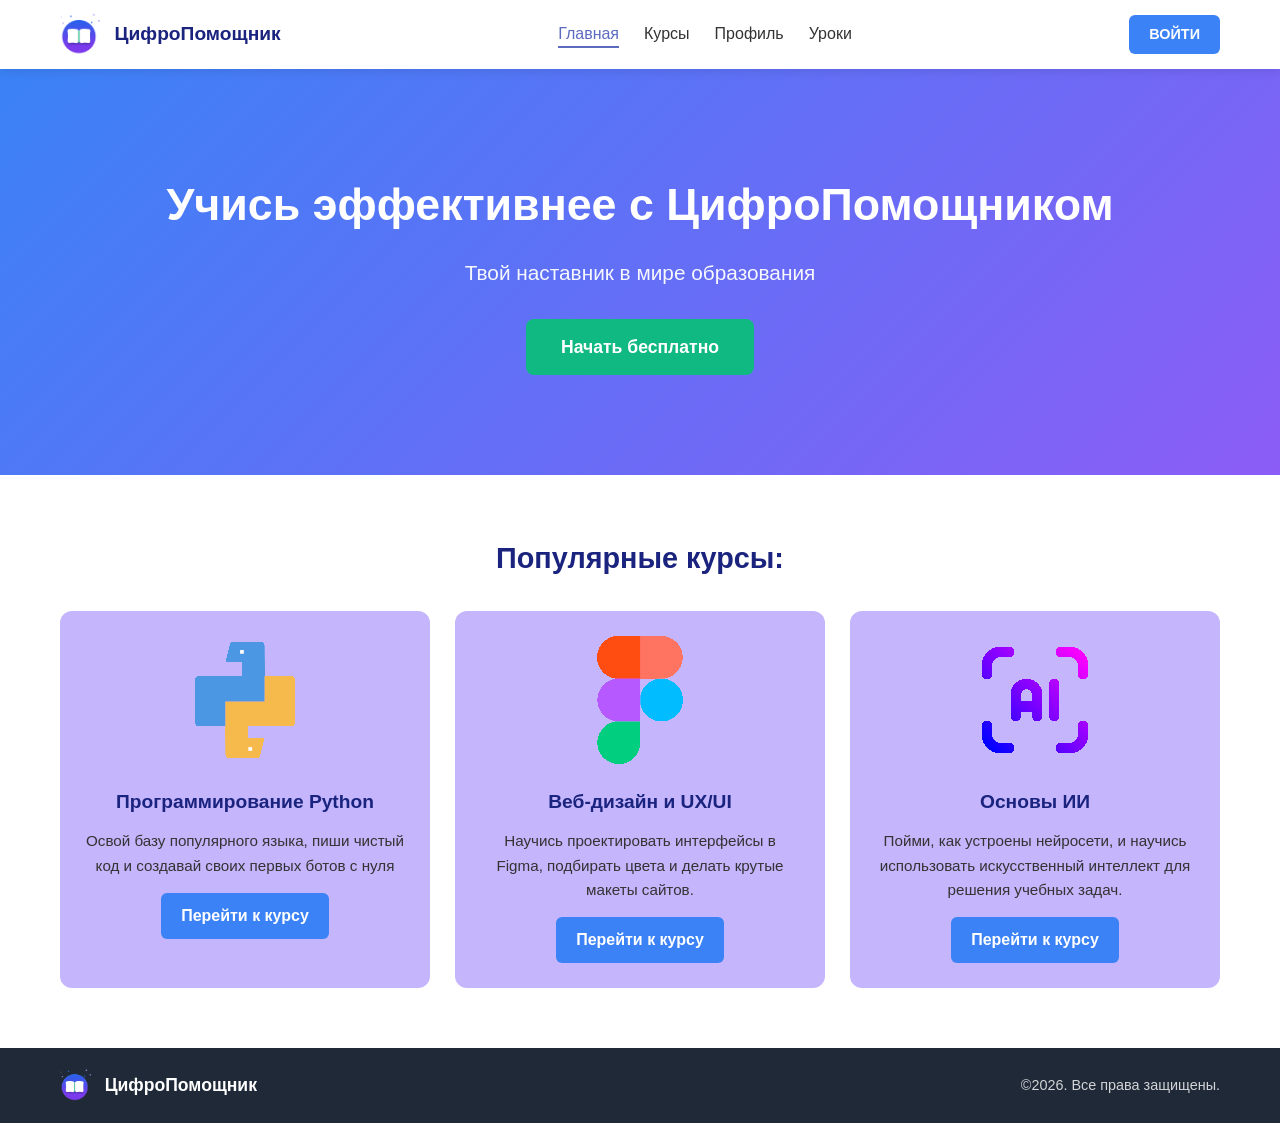
<file: День 6/index.html>
<!DOCTYPE html>
<html lang="ru">
<head>
    <meta charset="UTF-8">
    <meta name="viewport" content="width=device-width, initial-scale=1.0">
    <title>ЦифроПомощник — Твой наставник в мире образования</title>
    <link rel="icon" type="image/png" href="logo.png">
    <link rel="stylesheet" href="style.css">
</head>
<body>

    <!-- Шапка -->
    <header class="header">
    <div class="container header-content">
        <div class="logo-wrapper">
            <img src="logo.png" alt="ЦифроПомощник" class="logo">
            <span class="logo-text">ЦифроПомощник</span>
        </div>
        <nav class="nav">
            <a href="index.html" class="active">Главная</a>
            <a href="courses.html">Курсы</a>
            <a href="register.html">Профиль</a>
            <a href="lesson.html">Уроки</a>
        </nav>
        <a href="login.html" class="btn-login">ВОЙТИ</a>
    </div>
</header>

    <!-- Hero секция -->
    <section class="hero">
        <div class="container hero-content">
            <h1>Учись эффективнее с ЦифроПомощником</h1>
            <p>Твой наставник в мире образования</p>
            <a href="courses.html" class="btn-start">Начать бесплатно</a>
        </div>
    </section>

    <!-- Популярные курсы -->
    <section id="courses" class="courses">
        <div class="container">
            <h2 class="section-title">Популярные курсы:</h2>
            <div class="cards-grid">
                <div class="course-card">
                    <img src="images/питон.webp" alt="Python" class="course-icon">
                    <h3>Программирование Python</h3>
                    <p>Освой базу популярного языка, пиши чистый код и создавай своих первых ботов с нуля</p>
                    <a href="lesson.html" class="btn-course">Перейти к курсу</a>
                </div>
                <div class="course-card">
                    <img src="images/сигма.webp" alt="Figma" class="course-icon">
                    <h3>Веб-дизайн и UX/UI</h3>
                    <p>Научись проектировать интерфейсы в Figma, подбирать цвета и делать крутые макеты сайтов.</p>
                    <a href="lesson.html" class="btn-course">Перейти к курсу</a>
                </div>
                <div class="course-card">
                    <img src="images/аи.webp" alt="AI" class="course-icon">
                    <h3>Основы ИИ</h3>
                    <p>Пойми, как устроены нейросети, и научись использовать искусственный интеллект для решения учебных задач.</p>
                    <a href="lesson.html" class="btn-course">Перейти к курсу</a>
                </div>
            </div>
        </div>
    </section>

    <!-- Подвал -->
    <footer class="footer">
        <div class="container footer-content">
            <div class="logo-wrapper">
                <img src="logo.png" alt="ЦифроПомощник" class="logo-small">
                <span class="logo-text-white">ЦифроПомощник</span>
            </div>
            <p class="copyright">©2026. Все права защищены.</p>
        </div>
    </footer>

</body>
</html>
</file>
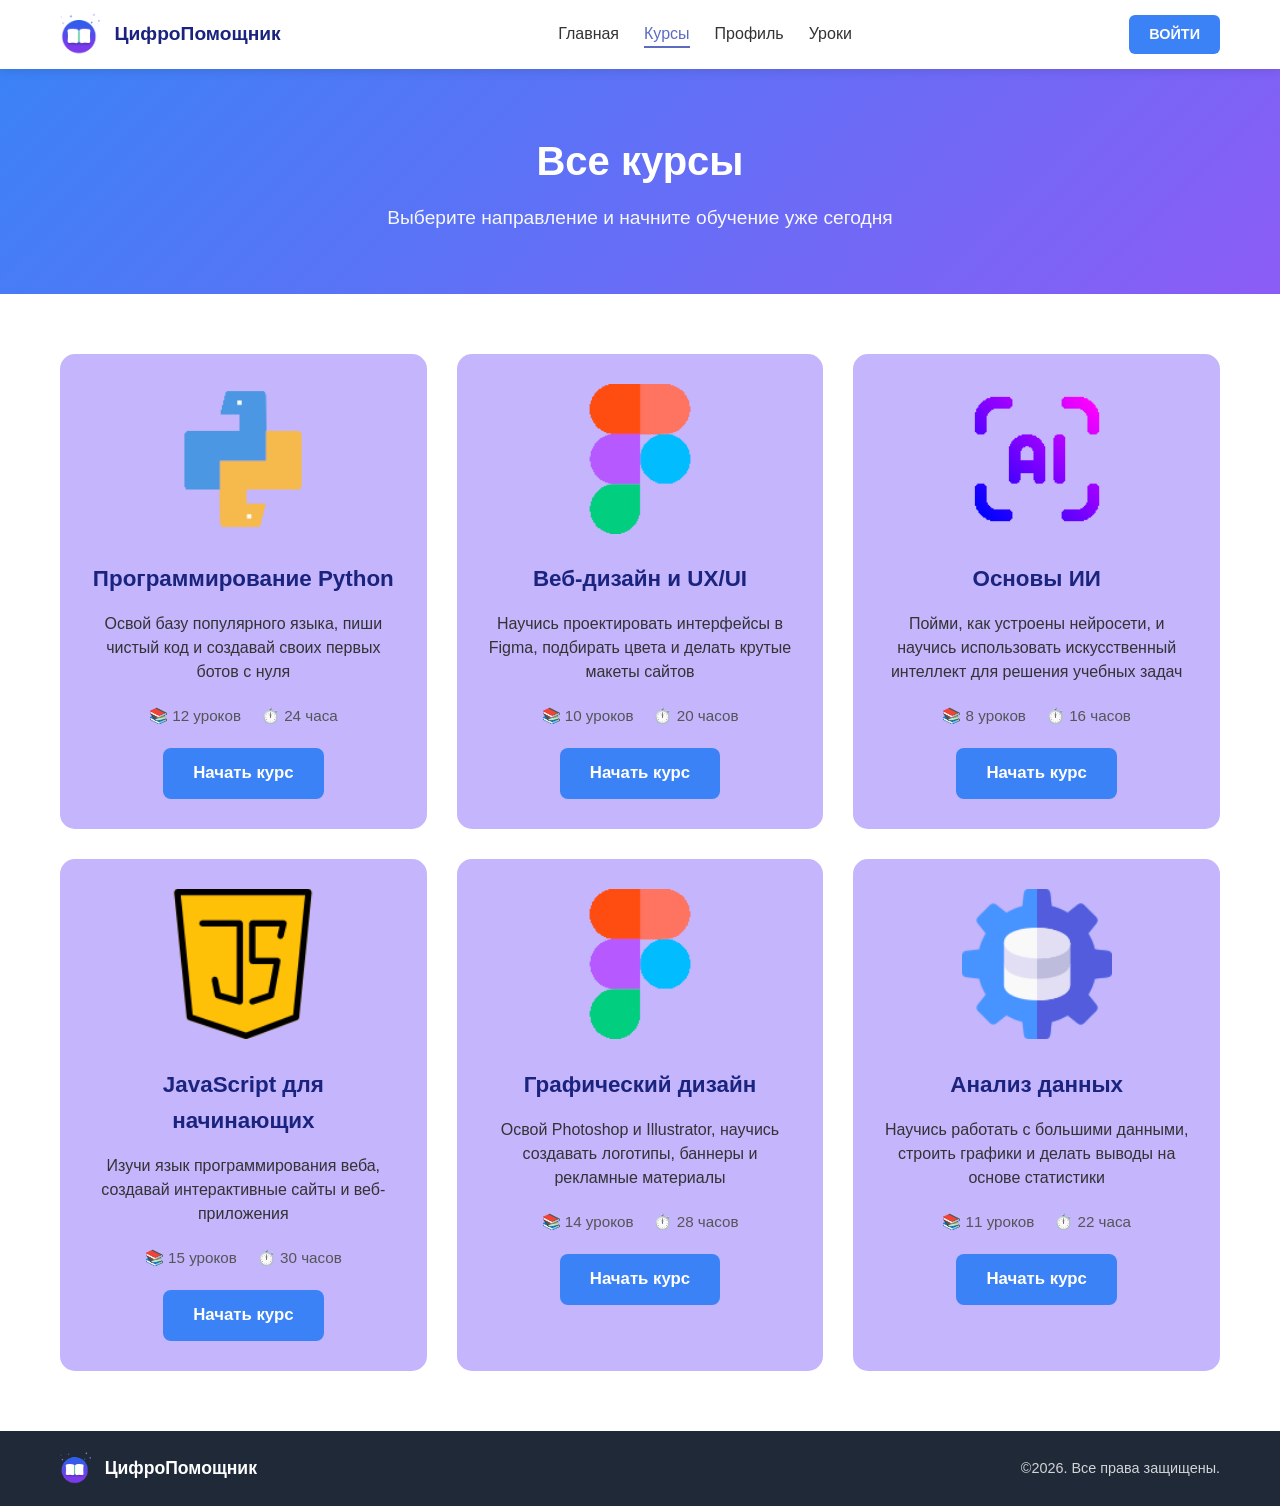
<file: День 6/courses.html>
<!DOCTYPE html>
<html lang="ru">
<head>
    <meta charset="UTF-8">
    <meta name="viewport" content="width=device-width, initial-scale=1.0">
    <title>Все курсы — ЦифроПомощник</title>
    <link rel="icon" type="image/png" href="logo.png">
    <link rel="stylesheet" href="style.css">
</head>
<body>

    <!-- Шапка -->
    <header class="header">
    <div class="container header-content">
        <div class="logo-wrapper">
            <img src="logo.png" alt="ЦифроПомощник" class="logo">
            <span class="logo-text">ЦифроПомощник</span>
        </div>
        <nav class="nav">
            <a href="index.html">Главная</a>
            <a href="courses.html" class="active">Курсы</a>
            <a href="register.html">Профиль</a>
            <a href="lesson.html">Уроки</a>
        </nav>
        <a href="login.html" class="btn-login">ВОЙТИ</a>
    </div>
	</header>

    <!-- Баннер -->
    <section class="courses-banner">
        <div class="container">
            <h1>Все курсы</h1>
            <p>Выберите направление и начните обучение уже сегодня</p>
        </div>
    </section>

    <!-- Список курсов -->
    <section class="all-courses">
        <div class="container">
            <div class="cards-grid-large">
                
                <!-- Курс 1 -->
                <div class="course-card-large">
                    <img src="images/питон.webp" alt="Python" class="course-icon-large">
                    <h3>Программирование Python</h3>
                    <p class="course-desc">Освой базу популярного языка, пиши чистый код и создавай своих первых ботов с нуля</p>
                    <div class="course-info">
                        <span>📚 12 уроков</span>
                        <span>⏱️ 24 часа</span>
                    </div>
                    <a href="lesson.html" class="btn-course-large">Начать курс</a>
                </div>

                <!-- Курс 2 -->
                <div class="course-card-large">
                    <img src="images/сигма.webp" alt="Figma" class="course-icon-large">
                    <h3>Веб-дизайн и UX/UI</h3>
                    <p class="course-desc">Научись проектировать интерфейсы в Figma, подбирать цвета и делать крутые макеты сайтов</p>
                    <div class="course-info">
                        <span>📚 10 уроков</span>
                        <span>⏱️ 20 часов</span>
                    </div>
                    <a href="lesson.html" class="btn-course-large">Начать курс</a>
                </div>

                <!-- Курс 3 -->
                <div class="course-card-large">
                    <img src="images/аи.webp" alt="AI" class="course-icon-large">
                    <h3>Основы ИИ</h3>
                    <p class="course-desc">Пойми, как устроены нейросети, и научись использовать искусственный интеллект для решения учебных задач</p>
                    <div class="course-info">
                        <span>📚 8 уроков</span>
                        <span>⏱️ 16 часов</span>
                    </div>
                    <a href="lesson.html" class="btn-course-large">Начать курс</a>
                </div>

                <!-- Курс 4 -->
                <div class="course-card-large">
                    <img src="images/js.png" alt="JavaScript" class="course-icon-large">
                    <h3>JavaScript для начинающих</h3>
                    <p class="course-desc">Изучи язык программирования веба, создавай интерактивные сайты и веб-приложения</p>
                    <div class="course-info">
                        <span>📚 15 уроков</span>
                        <span>⏱️ 30 часов</span>
                    </div>
                    <a href="lesson.html" class="btn-course-large">Начать курс</a>
                </div>

                <!-- Курс 5 -->
                <div class="course-card-large">
                    <img src="images/сигма.webp" alt="Photoshop" class="course-icon-large">
                    <h3>Графический дизайн</h3>
                    <p class="course-desc">Освой Photoshop и Illustrator, научись создавать логотипы, баннеры и рекламные материалы</p>
                    <div class="course-info">
                        <span>📚 14 уроков</span>
                        <span>⏱️ 28 часов</span>
                    </div>
                    <a href="lesson.html" class="btn-course-large">Начать курс</a>
                </div>

                <!-- Курс 6 -->
                <div class="course-card-large">
                    <img src="images/datascience.png" alt="Data Science" class="course-icon-large">
                    <h3>Анализ данных</h3>
                    <p class="course-desc">Научись работать с большими данными, строить графики и делать выводы на основе статистики</p>
                    <div class="course-info">
                        <span>📚 11 уроков</span>
                        <span>⏱️ 22 часа</span>
                    </div>
                    <a href="lesson.html" class="btn-course-large">Начать курс</a>
                </div>

            </div>
        </div>
    </section>

    <!-- Подвал -->
    <footer class="footer">
        <div class="container footer-content">
            <div class="logo-wrapper">
                <img src="logo.png" alt="ЦифроПомощник" class="logo-small">
                <span class="logo-text-white">ЦифроПомощник</span>
            </div>
            <p class="copyright">©2026. Все права защищены.</p>
        </div>
    </footer>

</body>
</html>
</file>
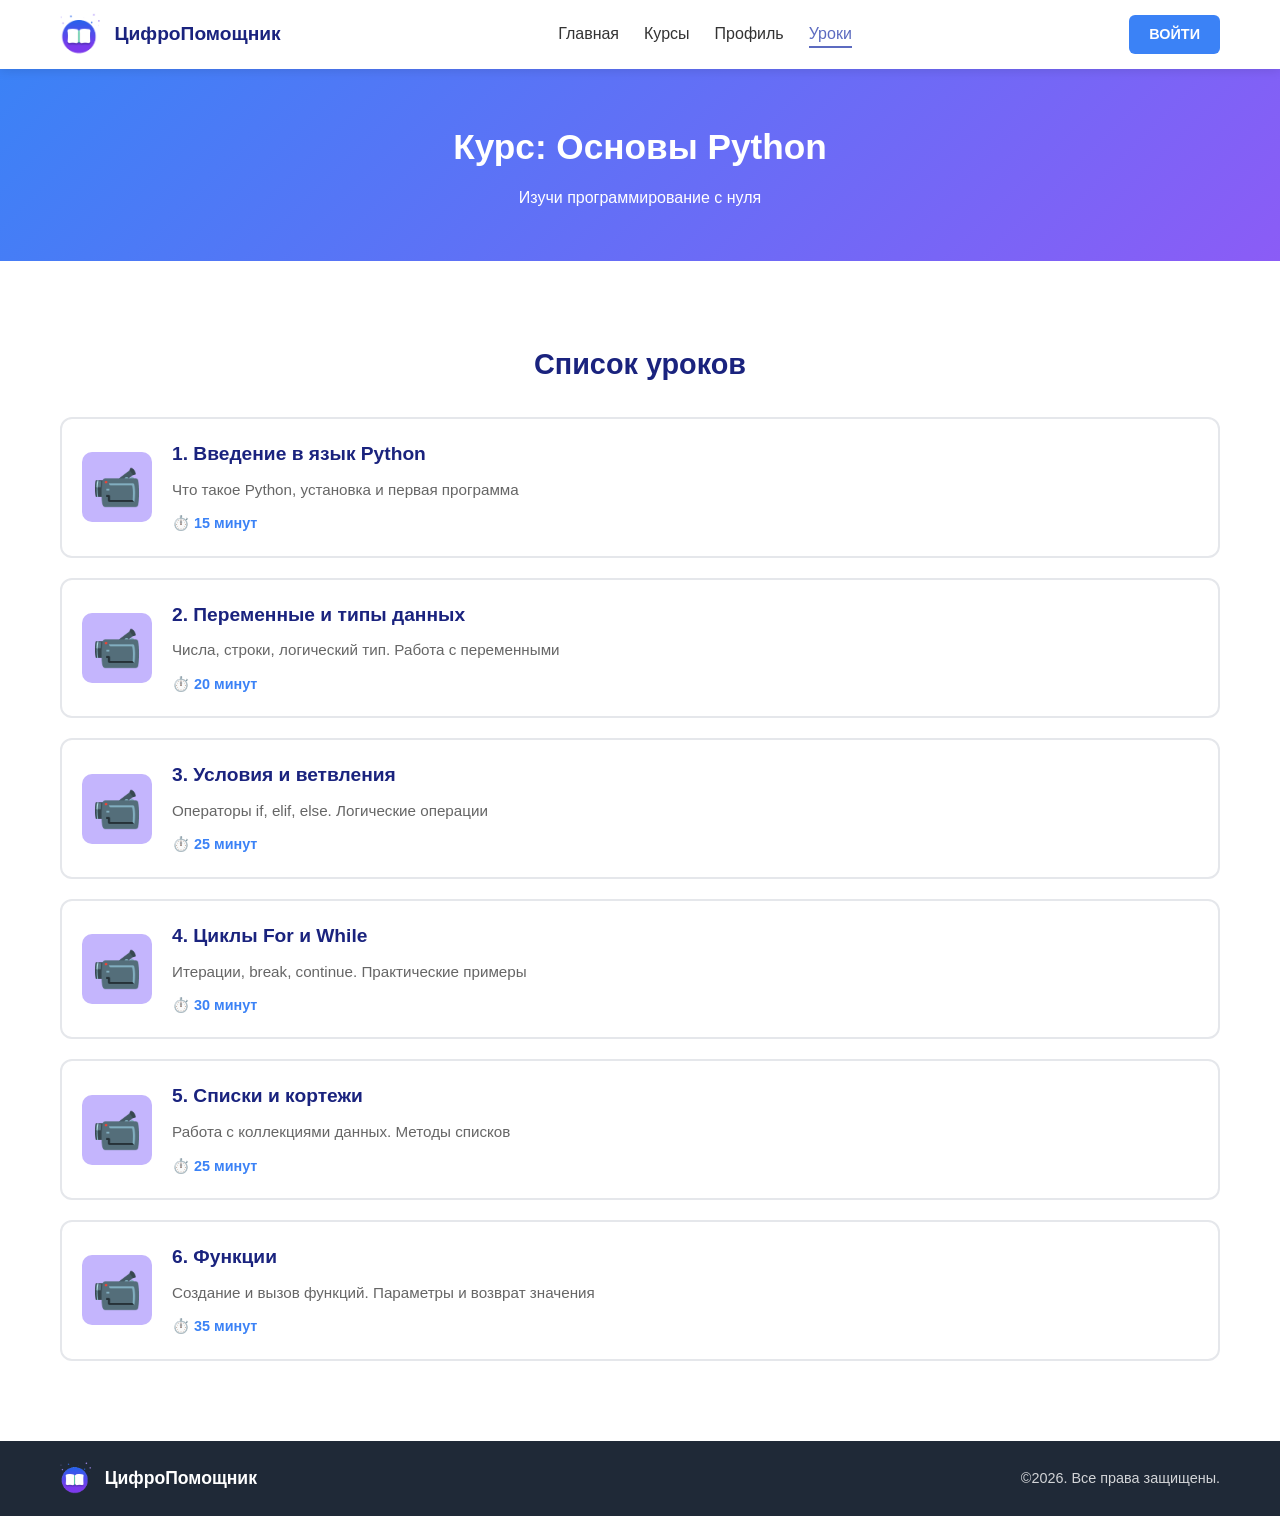
<file: День 6/lesson.html>
<!DOCTYPE html>
<html lang="ru">
<head>
    <meta charset="UTF-8">
    <meta name="viewport" content="width=device-width, initial-scale=1.0">
    <title>Курс: Основы Python — ЦифроПомощник</title>
    <link rel="icon" type="image/png" href="logo.png">
    <link rel="stylesheet" href="style.css">
</head>
<body>

    <!-- Шапка -->
    <header class="header">
    <div class="container header-content">
        <div class="logo-wrapper">
            <img src="logo.png" alt="ЦифроПомощник" class="logo">
            <span class="logo-text">ЦифроПомощник</span>
        </div>
        <nav class="nav">
            <a href="index.html">Главная</a>
            <a href="courses.html">Курсы</a>
            <a href="register.html">Профиль</a>
            <a href="lesson.html" class="active">Уроки</a>
        </nav>
        <a href="login.html" class="btn-login">ВОЙТИ</a>
    </div>
</header>

    <!-- Баннер курса -->
    <section class="lesson-banner">
        <div class="container">
            <h1>Курс: Основы Python</h1>
            <p>Изучи программирование с нуля</p>
        </div>
    </section>

    <!-- Основной контент -->
    <section class="lesson-content">
        <div class="container">
            
            <!-- Список уроков (виден по умолчанию) -->
            <div id="lessonsList" class="lessons-list-container">
                <h2 class="section-title">Список уроков</h2>
                <div class="lessons-grid">
                    
                    <div class="lesson-item" onclick="openLesson(0)">
                        <div class="lesson-icon">📹</div>
                        <div class="lesson-info">
                            <h3>1. Введение в язык Python</h3>
                            <p>Что такое Python, установка и первая программа</p>
                            <span class="lesson-duration">⏱️ 15 минут</span>
                        </div>
                    </div>

                    <div class="lesson-item" onclick="openLesson(1)">
                        <div class="lesson-icon">📹</div>
                        <div class="lesson-info">
                            <h3>2. Переменные и типы данных</h3>
                            <p>Числа, строки, логический тип. Работа с переменными</p>
                            <span class="lesson-duration">⏱️ 20 минут</span>
                        </div>
                    </div>

                    <div class="lesson-item" onclick="openLesson(2)">
                        <div class="lesson-icon">📹</div>
                        <div class="lesson-info">
                            <h3>3. Условия и ветвления</h3>
                            <p>Операторы if, elif, else. Логические операции</p>
                            <span class="lesson-duration">⏱️ 25 минут</span>
                        </div>
                    </div>

                    <div class="lesson-item" onclick="openLesson(3)">
                        <div class="lesson-icon">📹</div>
                        <div class="lesson-info">
                            <h3>4. Циклы For и While</h3>
                            <p>Итерации, break, continue. Практические примеры</p>
                            <span class="lesson-duration">⏱️ 30 минут</span>
                        </div>
                    </div>

                    <div class="lesson-item" onclick="openLesson(4)">
                        <div class="lesson-icon">📹</div>
                        <div class="lesson-info">
                            <h3>5. Списки и кортежи</h3>
                            <p>Работа с коллекциями данных. Методы списков</p>
                            <span class="lesson-duration">⏱️ 25 минут</span>
                        </div>
                    </div>

                    <div class="lesson-item" onclick="openLesson(5)">
                        <div class="lesson-icon">📹</div>
                        <div class="lesson-info">
                            <h3>6. Функции</h3>
                            <p>Создание и вызов функций. Параметры и возврат значения</p>
                            <span class="lesson-duration">⏱️ 35 минут</span>
                        </div>
                    </div>

                </div>
            </div>

            <!-- Просмотр урока (скрыт по умолчанию) -->
            <div id="lessonView" class="lesson-view-container" style="display: none;">
                
                <!-- Кнопка назад -->
                <button class="btn-back" onclick="backToList()">← Назад к списку уроков</button>

                <div class="lesson-grid">
                    <!-- Видео и материалы -->
                    <div class="video-block">
                        <div class="video-placeholder" id="videoPlayer">
                            <div class="play-btn">▶</div>
                            <p id="videoTitle">Загрузка видеоролика...</p>
                        </div>
                        
                        <div class="lesson-details">
                            <h2 id="lessonTitle">Название урока</h2>
                            <p id="lessonDescription">Описание урока</p>
                            
                            <div class="lesson-buttons">
                                <a href="#" class="btn-test">Пройти тест</a>
                                <a href="#" class="btn-download">📥 Скачать материал</a>
                            </div>
                        </div>
                    </div>

                    <!-- Навигация по урокам -->
                    <aside class="lessons-sidebar">
                        <h3>Содержание курса</h3>
                        <div class="sidebar-lessons" id="sidebarLessonsList">
                            <!-- Заполняется через JavaScript -->
                        </div>
                    </aside>
                </div>
            </div>

        </div>
    </section>

    <!-- Подвал -->
    <footer class="footer">
        <div class="container footer-content">
            <div class="logo-wrapper">
                <img src="logo.png" alt="ЦифроПомощник" class="logo-small">
                <span class="logo-text-white">ЦифроПомощник</span>
            </div>
            <p class="copyright">©2026. Все права защищены.</p>
        </div>
    </footer>

    <script>
        // Данные уроков
        const lessons = [
            {
                title: "1. Введение в язык Python",
                description: "Что такое Python, установка и первая программа",
                duration: "15 минут",
                videoTitle: "Введение в Python",
                fullDescription: "В этом уроке вы узнаете что такое Python, как его установить и написать свою первую программу 'Hello World'."
            },
            {
                title: "2. Переменные и типы данных",
                description: "Числа, строки, логический тип. Работа с переменными",
                duration: "20 минут",
                videoTitle: "Переменные и типы данных",
                fullDescription: "Изучаем переменные, типы данных (int, float, str, bool) и базовые операции с ними."
            },
            {
                title: "3. Условия и ветвления",
                description: "Операторы if, elif, else. Логические операции",
                duration: "25 минут",
                videoTitle: "Условия и ветвления",
                fullDescription: "Учимся принимать решения в коде с помощью условных операторов if, elif, else."
            },
            {
                title: "4. Циклы For и While",
                description: "Итерации, break, continue. Практические примеры",
                duration: "30 минут",
                videoTitle: "Циклы For и While",
                fullDescription: "Работаем с циклами for и while, изучаем break и continue для управления циклами."
            },
            {
                title: "5. Списки и кортежи",
                description: "Работа с коллекциями данных. Методы списков",
                duration: "25 минут",
                videoTitle: "Списки и кортежи",
                fullDescription: "Изучаем списки (list) и кортежи (tuple) — основные структуры данных в Python."
            },
            {
                title: "6. Функции",
                description: "Создание и вызов функций. Параметры и возврат значения",
                duration: "35 минут",
                videoTitle: "Функции",
                fullDescription: "Создаём собственные функции, работаем с параметрами и возвращаемыми значениями."
            }
        ];

        // Открыть урок
        function openLesson(index) {
            const lesson = lessons[index];
            
            // Заполняем данные
            document.getElementById('videoTitle').textContent = lesson.videoTitle;
            document.getElementById('lessonTitle').textContent = lesson.title;
            document.getElementById('lessonDescription').textContent = lesson.fullDescription;
            
            // Показываем просмотр урока
            document.getElementById('lessonsList').style.display = 'none';
            document.getElementById('lessonView').style.display = 'block';
            
            // Обновляем боковую панель
            updateSidebar(index);
            
            // Прокрутка вверх
            window.scrollTo(0, 0);
        }

        // Вернуться к списку
        function backToList() {
            document.getElementById('lessonsList').style.display = 'block';
            document.getElementById('lessonView').style.display = 'none';
            window.scrollTo(0, 0);
        }

        // Обновить боковую панель
        function updateSidebar(activeIndex) {
            const sidebar = document.getElementById('sidebarLessonsList');
            sidebar.innerHTML = '';
            
            lessons.forEach((lesson, index) => {
                const item = document.createElement('div');
                item.className = 'sidebar-lesson-item' + (index === activeIndex ? ' active' : '');
                item.onclick = () => openLesson(index);
                item.innerHTML = `
                    <span class="sidebar-icon">${index === activeIndex ? '▶' : '📹'}</span>
                    <span class="sidebar-title">${lesson.title}</span>
                    <span class="sidebar-duration">${lesson.duration}</span>
                `;
                sidebar.appendChild(item);
            });
        }

        // Инициализация боковой панели
        updateSidebar(-1);
    </script>

</body>
</html>
</file>
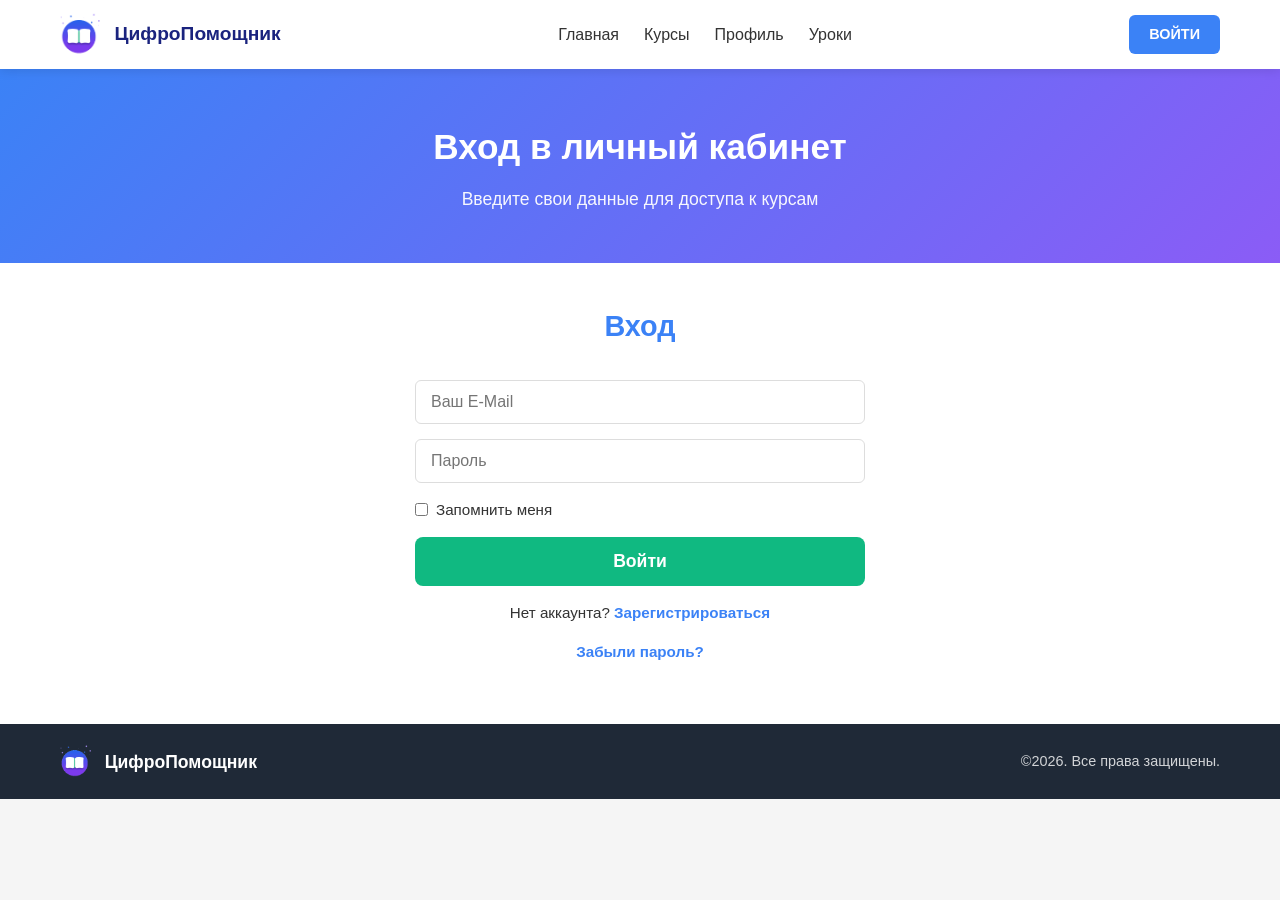
<file: День 6/login.html>
<!DOCTYPE html>
<html lang="ru">
<head>
    <meta charset="UTF-8">
    <meta name="viewport" content="width=device-width, initial-scale=1.0">
    <title>Вход — ЦифроПомощник</title>
    <link rel="icon" type="image/png" href="logo.png">
    <link rel="stylesheet" href="style.css">
</head>
<body>

    <header class="header">
        <div class="container header-content">
            <div class="logo-wrapper">
                <img src="logo.png" alt="ЦифроПомощник" class="logo">
                <span class="logo-text">ЦифроПомощник</span>
            </div>
            <nav class="nav">
                <a href="index.html">Главная</a>
                <a href="courses.html">Курсы</a>
                <a href="register.html">Профиль</a>
                <a href="lesson.html">Уроки</a>
            </nav>
            <a href="login.html" class="btn-login active">ВОЙТИ</a>
        </div>
    </header>

    <section class="cabinet-banner">
        <div class="container">
            <h1>Вход в личный кабинет</h1>
            <p>Введите свои данные для доступа к курсам</p>
        </div>
    </section>

    <section class="register-section">
        <div class="container">
            <h2 class="register-title">Вход</h2>
            <form class="register-form">
                <input type="email" placeholder="Ваш E-Mail" required>
                <input type="password" placeholder="Пароль" required>

                <label class="checkbox-label">
                    <input type="checkbox">
                    Запомнить меня
                </label>

                <button type="submit" class="btn-register">Войти</button>

                <p class="login-link">Нет аккаунта? <a href="register.html">Зарегистрироваться</a></p>
                <p class="login-link"><a href="#">Забыли пароль?</a></p>
            </form>
        </div>
    </section>

    <footer class="footer">
        <div class="container footer-content">
            <div class="logo-wrapper">
                <img src="logo.png" alt="ЦифроПомощник" class="logo-small">
                <span class="logo-text-white">ЦифроПомощник</span>
            </div>
            <p class="copyright">©2026. Все права защищены.</p>
        </div>
    </footer>

</body>
</html>
</file>
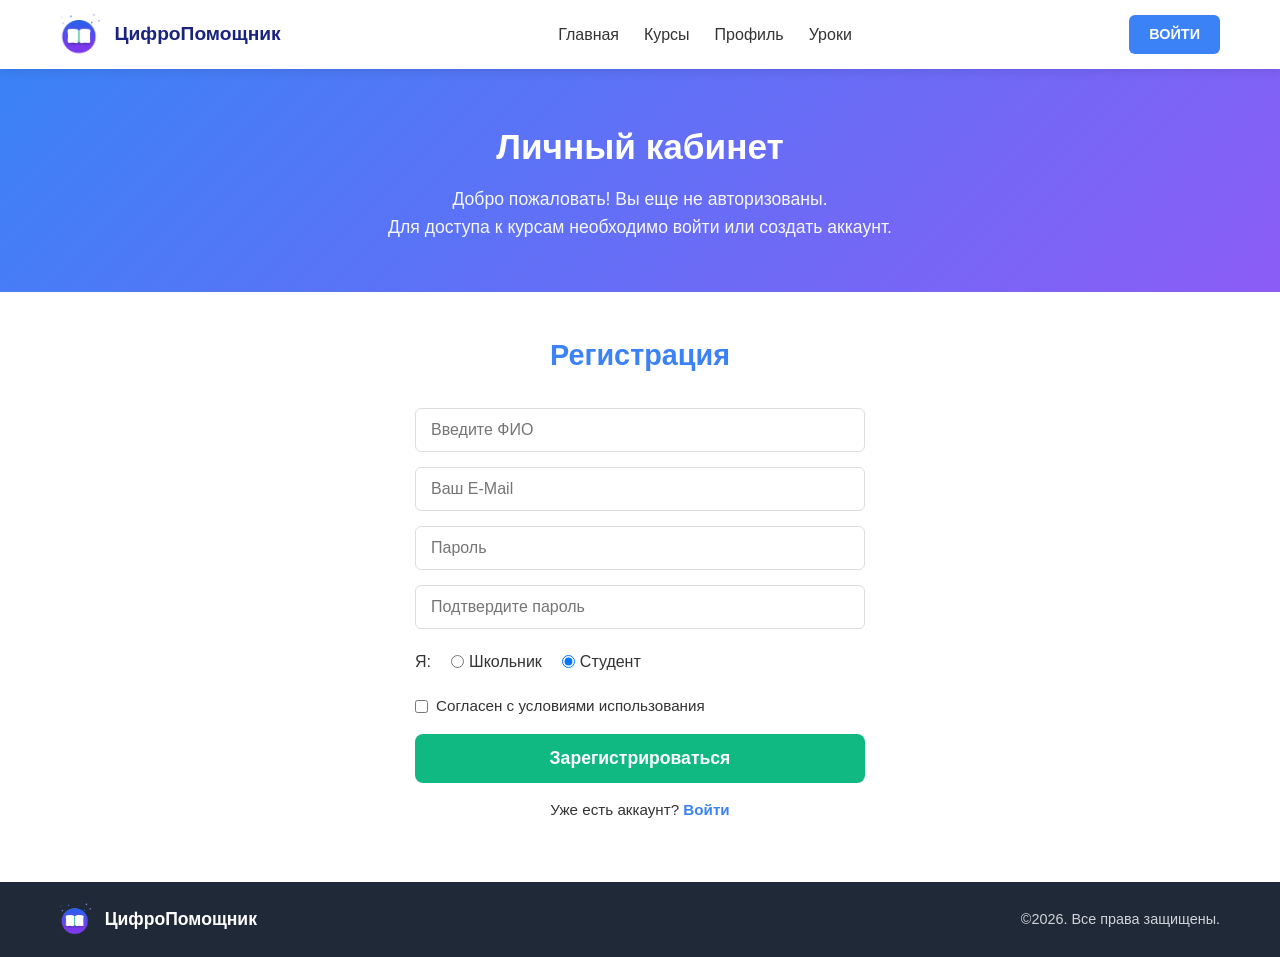
<file: День 6/register.html>
<!DOCTYPE html>
<html lang="ru">
<head>
    <meta charset="UTF-8">
    <meta name="viewport" content="width=device-width, initial-scale=1.0">
    <title>Регистрация — ЦифроПомощник</title>
    <link rel="stylesheet" href="style.css">
</head>
<body>

    <header class="header">
        <div class="container header-content">
            <div class="logo-wrapper">
                <img src="logo.png" alt="ЦифроПомощник" class="logo">
                <span class="logo-text">ЦифроПомощник</span>
            </div>
            <nav class="nav">
   		 <a href="index.html">Главная</a>
  		 <a href="courses.html">Курсы</a>
   		 <a href="register.html">Профиль</a>
 	  	 <a href="lesson.html">Уроки</a>
	</nav>
            <a href="register.html" class="btn-login">ВОЙТИ</a>
        </div>
    </header>

    <!-- Личный кабинет -->
    <section class="cabinet-banner">
        <div class="container">
            <h1>Личный кабинет</h1>
            <p>Добро пожаловать! Вы еще не авторизованы.<br>Для доступа к курсам необходимо войти или создать аккаунт.</p>
        </div>
    </section>

    <!-- Форма регистрации -->
    <section class="register-section">
        <div class="container">
            <h2 class="register-title">Регистрация</h2>
            <form class="register-form">
                <input type="text" placeholder="Введите ФИО" required>
                <input type="email" placeholder="Ваш E-Mail" required>
                <input type="password" placeholder="Пароль" required>
                <input type="password" placeholder="Подтвердите пароль" required>

                <div class="radio-group">
                    <span>Я:</span>
                    <label><input type="radio" name="role" value="school"> Школьник</label>
                    <label><input type="radio" name="role" value="student" checked> Студент</label>
                </div>

                <label class="checkbox-label">
                    <input type="checkbox" required>
                    Согласен с условиями использования
                </label>

                <button type="submit" class="btn-register">Зарегистрироваться</button>

                <p class="login-link">Уже есть аккаунт? <a href="#">Войти</a></p>
            </form>
        </div>
    </section>

    <footer class="footer">
        <div class="container footer-content">
            <div class="logo-wrapper">
                <img src="logo.png" alt="ЦифроПомощник" class="logo-small">
                <span class="logo-text-white">ЦифроПомощник</span>
            </div>
            <p class="copyright">©2026. Все права защищены.</p>
        </div>
    </footer>

</body>
</html>
</file>
<file: День 6/style.css>
/* ===== СБРОС ===== */
* {
    margin: 0;
    padding: 0;
    box-sizing: border-box;
}

body {
    font-family: 'Segoe UI', Arial, sans-serif;
    color: #333;
    background: #f5f5f5;
    line-height: 1.6;
}

.container {
    max-width: 1200px;
    margin: 0 auto;
    padding: 0 20px;
}

/* ===== ШАПКА ===== */
.header {
    background: white;
    box-shadow: 0 2px 10px rgba(0,0,0,0.1);
    position: sticky;
    top: 0;
    z-index: 100;
}

.header-content {
    display: flex;
    justify-content: space-between;
    align-items: center;
    padding: 12px 20px;
}

.logo-wrapper {
    display: flex;
    align-items: center;
    gap: 10px;
}

.logo {
    height: 45px;
}

.logo-small {
    height: 35px;
}

.logo-text {
    font-size: 1.2em;
    font-weight: bold;
    color: #1a237e;
}

.logo-text-white {
    font-size: 1.1em;
    font-weight: bold;
    color: white;
}

.nav {
    display: flex;
    gap: 25px;
}

.nav a {
    text-decoration: none;
    color: #333;
    font-weight: 500;
    transition: color 0.3s;
}

.nav a:hover,
.nav a.active {
    color: #5c6bc0;
    border-bottom: 2px solid #5c6bc0;
}

.btn-login {
    background: #3B82F6;
    color: white;
    padding: 8px 20px;
    border-radius: 6px;
    text-decoration: none;
    font-weight: bold;
    font-size: 0.9em;
    transition: background 0.3s;
}

.btn-login:hover {
    background: #2563EB;
}

/* ===== HERO ===== */
.hero {
    background: linear-gradient(135deg, #3B82F6 0%, #8B5CF6 100%);
    color: white;
    text-align: center;
    padding: 100px 20px;
}

.hero h1 {
    font-size: 2.8em;
    margin-bottom: 15px;
    font-weight: 700;
}

.hero p {
    font-size: 1.3em;
    margin-bottom: 30px;
    opacity: 0.95;
}

.btn-start {
    background: #10B981;
    color: white;
    padding: 14px 35px;
    border-radius: 8px;
    text-decoration: none;
    font-weight: bold;
    font-size: 1.1em;
    display: inline-block;
    transition: background 0.3s;
}

.btn-start:hover {
    background: #059669;
}

/* ===== КУРСЫ ===== */
.courses {
    padding: 60px 0;
    background: white;
}

.section-title {
    text-align: center;
    font-size: 1.8em;
    color: #1a237e;
    margin-bottom: 30px;
}

.cards-grid {
    display: grid;
    grid-template-columns: repeat(auto-fit, minmax(280px, 1fr));
    gap: 25px;
}

.course-card {
    background: #C4B5FD;
    padding: 25px;
    border-radius: 12px;
    transition: transform 0.3s;
    text-align: center;
}

.course-card:hover {
    transform: translateY(-5px);
}

.course-icon {
    width: 128px;
    height: 128px;
    object-fit: contain;
    margin-bottom: 15px;
}

.course-card h3 {
    color: #1a237e;
    margin-bottom: 12px;
    font-size: 1.2em;
}

.course-card p {
    color: #333;
    font-size: 0.95em;
    margin-bottom: 15px;
}

.btn-course {
    display: inline-block;
    background: #3B82F6;
    color: white;
    padding: 10px 20px;
    border-radius: 6px;
    text-decoration: none;
    font-weight: bold;
    transition: background 0.3s;
}

.btn-course:hover {
    background: #2563EB;
}

/* ===== ЛИЧНЫЙ КАБИНЕТ ===== */
.cabinet-banner {
    background: linear-gradient(135deg, #3B82F6 0%, #8B5CF6 100%);
    color: white;
    text-align: center;
    padding: 50px 20px;
}

.cabinet-banner h1 {
    font-size: 2.2em;
    margin-bottom: 10px;
}

.cabinet-banner p {
    font-size: 1.1em;
    opacity: 0.95;
}

/* ===== РЕГИСТРАЦИЯ ===== */
.register-section {
    padding: 40px 0 60px;
    background: white;
}

.register-title {
    text-align: center;
    color: #3B82F6;
    font-size: 1.8em;
    margin-bottom: 30px;
}

.register-form {
    max-width: 450px;
    margin: 0 auto;
    display: flex;
    flex-direction: column;
    gap: 15px;
}

.register-form input[type="text"],
.register-form input[type="email"],
.register-form input[type="password"] {
    padding: 12px 15px;
    border: 1px solid #ddd;
    border-radius: 6px;
    font-size: 1em;
    outline: none;
    transition: border 0.3s;
}

.register-form input:focus {
    border-color: #3B82F6;
}

.radio-group {
    display: flex;
    align-items: center;
    gap: 20px;
    padding: 5px 0;
}

.radio-group label {
    display: flex;
    align-items: center;
    gap: 5px;
    cursor: pointer;
}

.checkbox-label {
    display: flex;
    align-items: center;
    gap: 8px;
    font-size: 0.95em;
    cursor: pointer;
}

.btn-register {
    background: #10B981;
    color: white;
    padding: 14px;
    border: none;
    border-radius: 8px;
    font-size: 1.1em;
    font-weight: bold;
    cursor: pointer;
    transition: background 0.3s;
}

.btn-register:hover {
    background: #059669;
}

.login-link {
    text-align: center;
    font-size: 0.95em;
}

.login-link a {
    color: #3B82F6;
    text-decoration: none;
    font-weight: bold;
}

/* ===== УРОК ===== */
.lesson-banner {
    background: linear-gradient(135deg, #3B82F6 0%, #8B5CF6 100%);
    color: white;
    text-align: center;
    padding: 50px 20px;
}

.lesson-banner h1 {
    font-size: 2.2em;
    margin-bottom: 10px;
}

.lesson-content {
    padding: 40px 0;
    background: white;
}

.lesson-grid {
    display: grid;
    grid-template-columns: 2fr 1fr;
    gap: 30px;
}

.video-placeholder {
    background: #9CA3AF;
    border-radius: 12px;
    height: 350px;
    display: flex;
    flex-direction: column;
    justify-content: center;
    align-items: center;
    color: white;
    font-size: 1.2em;
}

.play-btn {
    width: 70px;
    height: 70px;
    border: 3px solid white;
    border-radius: 50%;
    display: flex;
    justify-content: center;
    align-items: center;
    font-size: 1.5em;
    margin-bottom: 15px;
    cursor: pointer;
}

.lesson-buttons {
    display: flex;
    gap: 15px;
    margin-top: 20px;
    justify-content: center;
}

.btn-test {
    background: #10B981;
    color: white;
    padding: 12px 25px;
    border-radius: 6px;
    text-decoration: none;
    font-weight: bold;
}

.btn-download {
    background: #3B82F6;
    color: white;
    padding: 12px 25px;
    border-radius: 6px;
    text-decoration: none;
    font-weight: bold;
}

.lessons-list {
    background: #C4B5FD;
    padding: 25px;
    border-radius: 12px;
    height: fit-content;
}

.lessons-list h3 {
    color: #1a237e;
    margin-bottom: 15px;
}

.lessons-list ol {
    padding-left: 20px;
    margin-bottom: 20px;
    list-style: none;
}

.lessons-list li {
    padding: 8px 0;
    cursor: pointer;
}

.lessons-list li a {
    color: #333;
    text-decoration: none;
}

.lessons-list li a:hover {
    color: #1a237e;
    text-decoration: underline;
}

.lessons-list li.active {
    font-weight: bold;
    color: #1a237e;
}

.btn-all-lessons {
    display: block;
    background: #3B82F6;
    color: white;
    padding: 10px;
    border-radius: 6px;
    text-align: center;
    text-decoration: none;
    font-weight: bold;
}

/* ===== ПОДВАЛ ===== */
.footer {
    background: #1F2937;
    color: white;
    padding: 20px 0;
}

.footer-content {
    display: flex;
    justify-content: space-between;
    align-items: center;
}

.copyright {
    font-size: 0.9em;
    opacity: 0.8;
}

/* ===== АДАПТИВНОСТЬ ===== */
@media (max-width: 768px) {
    .header-content {
        flex-direction: column;
        gap: 10px;
    }

    .nav {
        flex-wrap: wrap;
        justify-content: center;
        gap: 15px;
    }

    .hero h1 {
        font-size: 1.8em;
    }

    .hero p {
        font-size: 1em;
    }

    .cards-grid {
        grid-template-columns: 1fr;
    }

    .lesson-grid {
        grid-template-columns: 1fr;
    }

    .footer-content {
        flex-direction: column;
        gap: 10px;
        text-align: center;
    }
}

/* ===== СТРАНИЦА КУРСОВ ===== */
.courses-banner {
    background: linear-gradient(135deg, #3B82F6 0%, #8B5CF6 100%);
    color: white;
    text-align: center;
    padding: 60px 20px;
}

.courses-banner h1 {
    font-size: 2.5em;
    margin-bottom: 10px;
}

.courses-banner p {
    font-size: 1.2em;
    opacity: 0.95;
}

.all-courses {
    padding: 60px 0;
    background: white;
}

.cards-grid-large {
    display: grid;
    grid-template-columns: repeat(auto-fit, minmax(320px, 1fr));
    gap: 30px;
}

.course-card-large {
    background: #C4B5FD;
    padding: 30px;
    border-radius: 15px;
    transition: transform 0.3s, box-shadow 0.3s;
    text-align: center;
}

.course-card-large:hover {
    transform: translateY(-8px);
    box-shadow: 0 10px 30px rgba(0,0,0,0.2);
}

.course-icon-large {
    width: 150px;
    height: 150px;
    object-fit: contain;
    margin-bottom: 20px;
}

.course-card-large h3 {
    color: #1a237e;
    margin-bottom: 15px;
    font-size: 1.4em;
}

.course-desc {
    color: #333;
    font-size: 1em;
    margin-bottom: 20px;
    line-height: 1.5;
}

.course-info {
    display: flex;
    justify-content: center;
    gap: 20px;
    margin-bottom: 20px;
    font-size: 0.95em;
    color: #555;
}

.btn-course-large {
    display: inline-block;
    background: #3B82F6;
    color: white;
    padding: 12px 30px;
    border-radius: 8px;
    text-decoration: none;
    font-weight: bold;
    font-size: 1.05em;
    transition: background 0.3s;
}

.btn-course-large:hover {
    background: #2563EB;
}

/* Адаптивность для страницы курсов */
@media (max-width: 768px) {
    .cards-grid-large {
        grid-template-columns: 1fr;
    }
    
    .courses-banner h1 {
        font-size: 1.8em;
    }
}

/* ===== ИНТЕРАКТИВНЫЕ УРОКИ ===== */
.lessons-list-container {
    padding: 40px 0;
}

.lessons-grid {
    display: grid;
    gap: 20px;
    margin-top: 30px;
}

.lesson-item {
    background: white;
    border: 2px solid #E5E7EB;
    border-radius: 12px;
    padding: 20px;
    display: flex;
    align-items: center;
    gap: 20px;
    cursor: pointer;
    transition: all 0.3s;
}

.lesson-item:hover {
    border-color: #3B82F6;
    box-shadow: 0 4px 12px rgba(59, 130, 246, 0.15);
    transform: translateX(5px);
}

.lesson-icon {
    font-size: 2.5em;
    width: 70px;
    height: 70px;
    display: flex;
    align-items: center;
    justify-content: center;
    background: #C4B5FD;
    border-radius: 10px;
}

.lesson-info h3 {
    color: #1a237e;
    margin-bottom: 8px;
    font-size: 1.2em;
}

.lesson-info p {
    color: #666;
    font-size: 0.95em;
    margin-bottom: 8px;
}

.lesson-duration {
    color: #3B82F6;
    font-weight: 600;
    font-size: 0.9em;
}

/* Просмотр урока */
.lesson-view-container {
    padding: 40px 0;
}

.btn-back {
    background: #3B82F6;
    color: white;
    border: none;
    padding: 12px 25px;
    border-radius: 8px;
    font-size: 1em;
    font-weight: 600;
    cursor: pointer;
    margin-bottom: 30px;
    transition: background 0.3s;
}

.btn-back:hover {
    background: #2563EB;
}

.lesson-details {
    background: white;
    padding: 30px;
    border-radius: 12px;
    margin-top: 20px;
}

.lesson-details h2 {
    color: #1a237e;
    margin-bottom: 15px;
    font-size: 1.8em;
}

.lesson-details p {
    color: #555;
    line-height: 1.7;
    margin-bottom: 25px;
}

/* Боковая панель */
.lessons-sidebar {
    background: #C4B5FD;
    padding: 25px;
    border-radius: 12px;
    height: fit-content;
}

.lessons-sidebar h3 {
    color: #1a237e;
    margin-bottom: 20px;
    font-size: 1.3em;
}

.sidebar-lessons {
    display: flex;
    flex-direction: column;
    gap: 10px;
}

.sidebar-lesson-item {
    background: white;
    padding: 12px 15px;
    border-radius: 8px;
    cursor: pointer;
    display: flex;
    align-items: center;
    gap: 10px;
    transition: all 0.3s;
    border: 2px solid transparent;
}

.sidebar-lesson-item:hover {
    border-color: #3B82F6;
    transform: translateX(3px);
}

.sidebar-lesson-item.active {
    background: #3B82F6;
    color: white;
    border-color: #2563EB;
}

.sidebar-lesson-item.active .sidebar-title {
    color: white;
    font-weight: 600;
}

.sidebar-icon {
    font-size: 1.2em;
}

.sidebar-title {
    flex: 1;
    color: #1a237e;
    font-size: 0.95em;
}

.sidebar-duration {
    font-size: 0.85em;
    color: #666;
}

.sidebar-lesson-item.active .sidebar-duration {
    color: white;
}

/* Адаптивность */
@media (max-width: 768px) {
    .lesson-item {
        flex-direction: column;
        text-align: center;
    }
    
    .lesson-grid {
        grid-template-columns: 1fr;
    }
    
    .lessons-sidebar {
        margin-top: 30px;
    }
}
</file>
